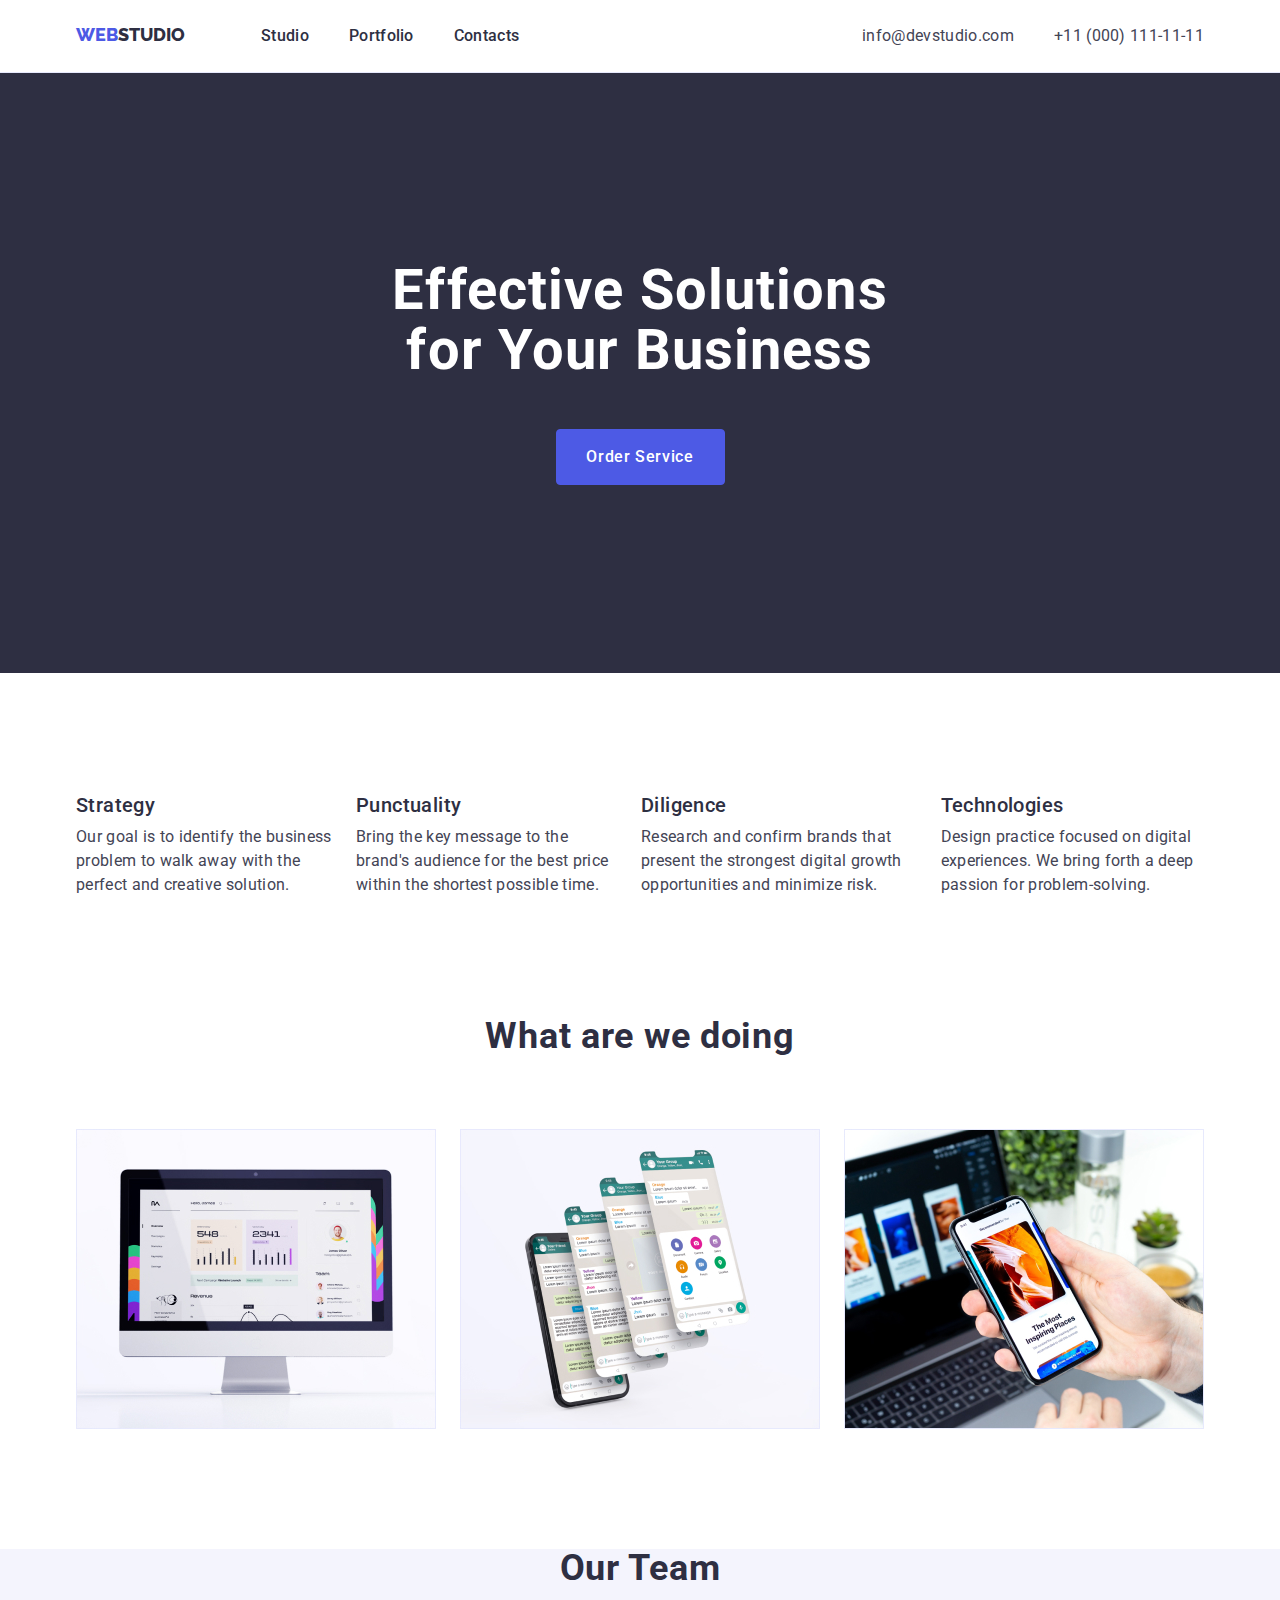
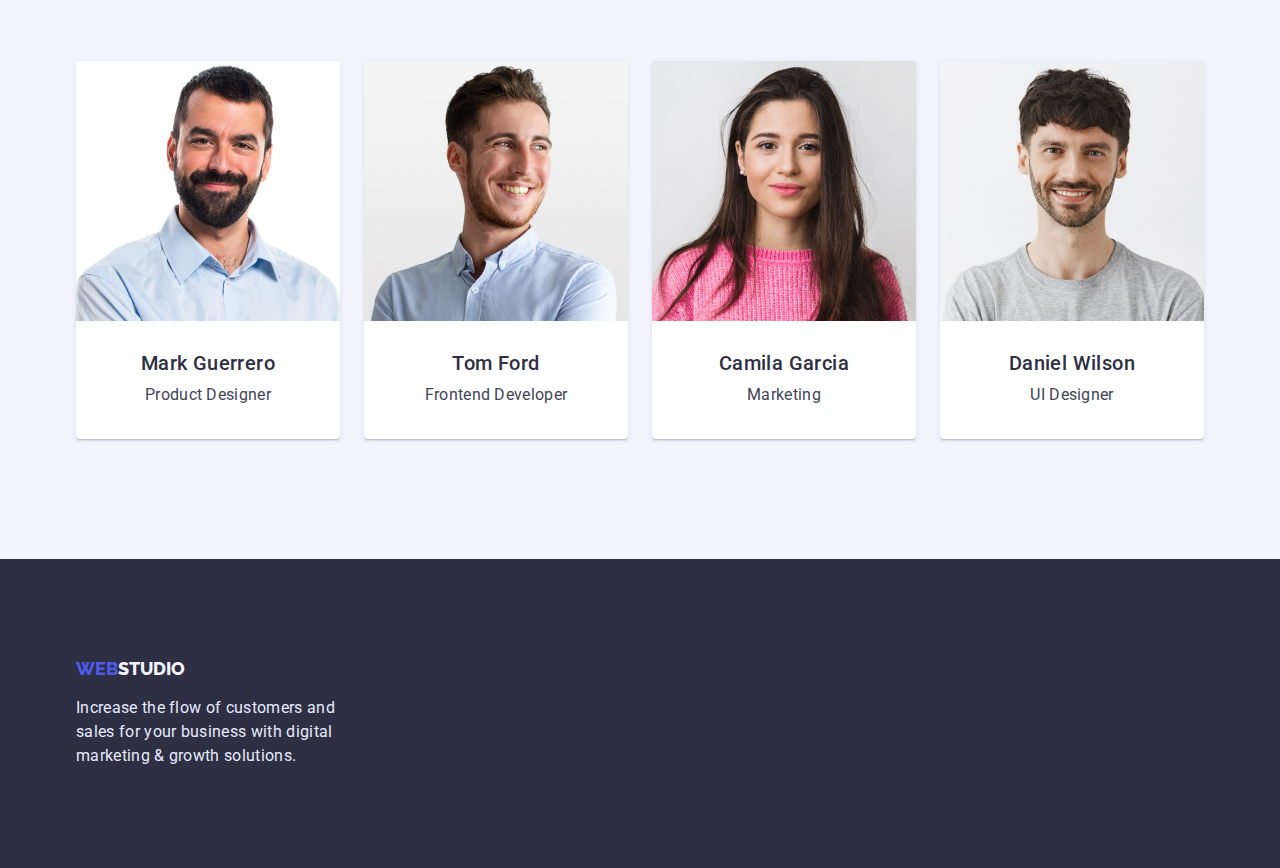
<file: index.html>
<!DOCTYPE html>
<html lang="en">
  <head>
    <meta charset="UTF-8" />
    <meta http-equiv="X-UA-Compatible" content="IE=edge" />
    <meta name="viewport" content="width=device-width, initial-scale=1.0" />
    <link rel="preconnect" href="https://fonts.googleapis.com" />
    <link rel="preconnect" href="https://fonts.gstatic.com" crossorigin />
    <link
      href="https://fonts.googleapis.com/css2?family=Raleway:wght@800&family=Roboto:wght@400;500;700&display=swap"
      rel="stylesheet"
    />
    <link
      rel="stylesheet"
      href="https://cdnjs.cloudflare.com/ajax/libs/modern-normalize/1.1.0/modern-normalize.min.css"
    />
    <link rel="stylesheet" href="./css/style.css" />
    <title>Homework 01</title>
  </head>
  <body>
    <header class="top-line">
      <div class="container container-header">
        <nav>
          <div class="nav-container">
            <a href="./index.html" class="top-logo"
              ><span class="blue-logo">WEB</span>STUDIO</a
            >
            <ul class="list nav-list">
              <li class="nav-link">
                <a href="./index.html" class="link list-link">Studio</a>
              </li>
              <li class="nav-link">
                <a href="./portfolio.html" class="link list-link">Portfolio</a>
              </li>
              <li class="nav-link">
                <a href="#" class="link list-link">Contacts</a>
              </li>
            </ul>
          </div>
        </nav>
        <address>
          <ul class="list contacts-list">
            <li class="comtacts-link">
              <a href="mailto:info@devstudio.com" class="contacts"
                >info@devstudio.com</a
              >
            </li>
            <li class="comtacts-link">
              <a href="tel:+110001111111" class="contacts"
                >+11 (000) 111-11-11</a
              >
            </li>
          </ul>
        </address>
      </div>
    </header>
    <main>
      <section class="preview">
        <div class="container">
          <h1 class="preview-header">Effective Solutions for Your Business</h1>
          <button type="button" class="peview-button">Order Service</button>
        </div>
      </section>

      <section class="advantages">
        <div class="container">
          <!-- header "Our advantages" must be hidden-->
          <h2 class="visually-hidden">Our advantages</h2>
          <ul class="list advantages-flex-container">
            <li class="advantages-list">
              <h3 class="advantages-header">Strategy</h3>
              <p class="advantages-text">
                Our goal is to identify the business problem to walk away with
                the perfect and creative solution.
              </p>
            </li>
            <li class="advantages-list">
              <h3 class="advantages-header">Punctuality</h3>
              <p class="advantages-text">
                Bring the key message to the brand's audience for the best price
                within the shortest possible time.
              </p>
            </li>
            <li class="advantages-list">
              <h3 class="advantages-header">Diligence</h3>
              <p class="advantages-text">
                Research and confirm brands that present the strongest digital
                growth opportunities and minimize risk.
              </p>
            </li>
            <li class="advantages-list">
              <h3 class="advantages-header">Technologies</h3>
              <p class="advantages-text">
                Design practice focused on digital experiences. We bring forth a
                deep passion for problem-solving.
              </p>
            </li>
          </ul>
        </div>
      </section>
      <section class="works">
        <div class="container works-container">
          <h2 class="works-header">What are we doing</h2>
          <ul class="list works-flex-container">
            <li class="list-works">
              <img
                src="./images/img1.jpg"
                alt="computer"
                width="360"
                height="300"
              />
            </li>
            <li class="list-works">
              <img
                src="./images/img2.jpg"
                alt="mobile app"
                width="360"
                height="300px"
              />
            </li>
            <li class="list-works">
              <img
                src="./images/img3.jpg"
                alt="mobile and notebook"
                width="360"
                height="300"
              />
            </li>
          </ul>
        </div>
      </section>
      <section class="team">
        <div class="container">
          <h2 class="team-header">Our Team</h2>
          <ul class="list team-flex-container">
            <li class="team-card">
              <img
                src="./images/mark.jpg"
                alt="foto mark guerrero"
                width="264"
                height="260px"
              />
              <div class="card-text">
                <h3 class="team-name">Mark Guerrero</h3>
                <p class="specialization">Product Designer</p>
              </div>
            </li>
            <li class="team-card">
              <img
                src="./images/tom.jpg"
                alt="foto tom ford"
                width="264"
                height="260px"
              />
              <div class="card-text">
                <h3 class="team-name">Tom Ford</h3>
                <p class="specialization">Frontend Developer</p>
              </div>
            </li>
            <li class="team-card">
              <img
                src="./images/camila.jpg"
                alt="foto camila garcia"
                width="264"
                height="260px"
              />
              <div class="card-text">
                <h3 class="team-name">Camila Garcia</h3>
                <p class="specialization">Marketing</p>
              </div>
            </li>
            <li class="team-card">
              <img
                src="./images/daniel.jpg"
                alt="foto daniel wilson"
                width="264"
                height="260px"
              />
              <div class="card-text">
                <h3 class="team-name">Daniel Wilson</h3>
                <p class="specialization">UI Designer</p>
              </div>
            </li>
          </ul>
        </div>
      </section>
    </main>

    <footer class="bottom-line">
      <div class="container">
        <a href="./index.html" class="bottom-line-logo"
          ><span class="blue-logo">WEB</span>STUDIO</a
        >
        <p class="bottom-line-text">
          Increase the flow of customers and sales for your business with
          digital marketing & growth solutions.
        </p>
      </div>
    </footer>
  </body>
</html>
</file>
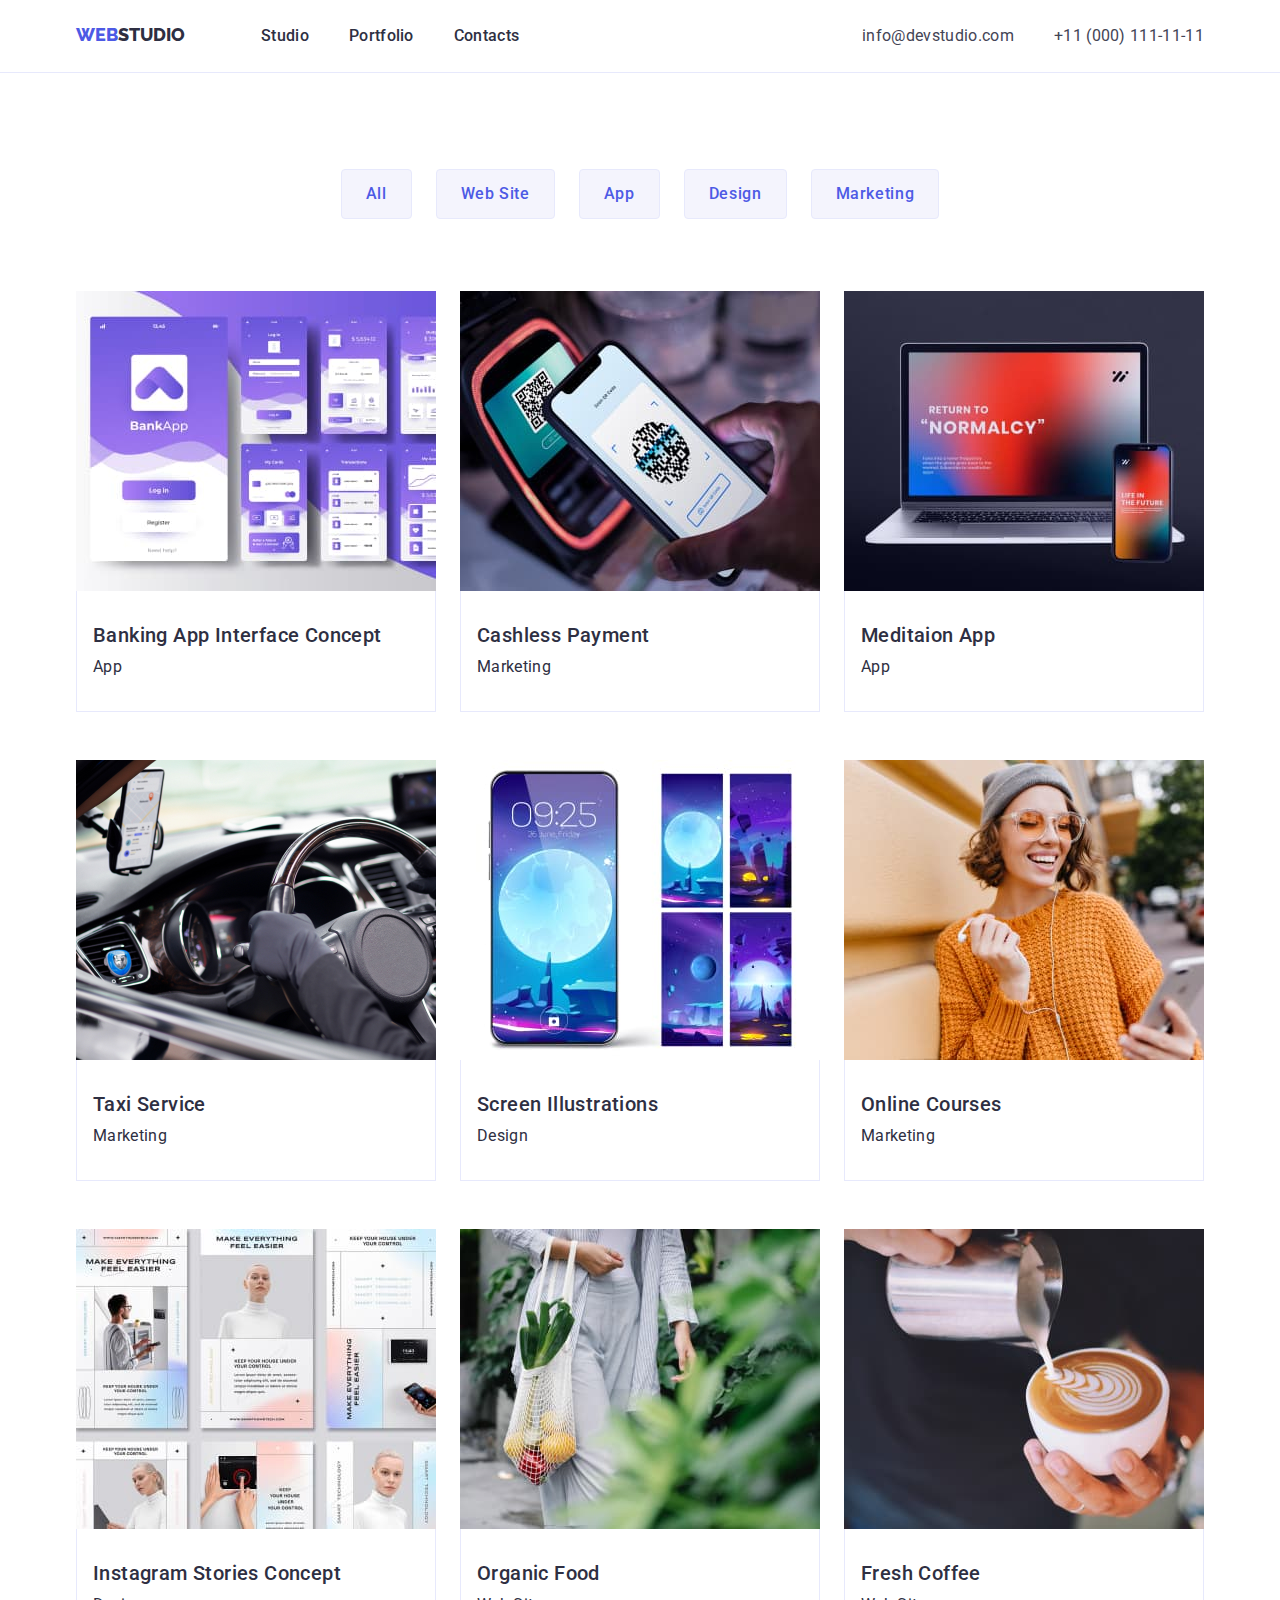
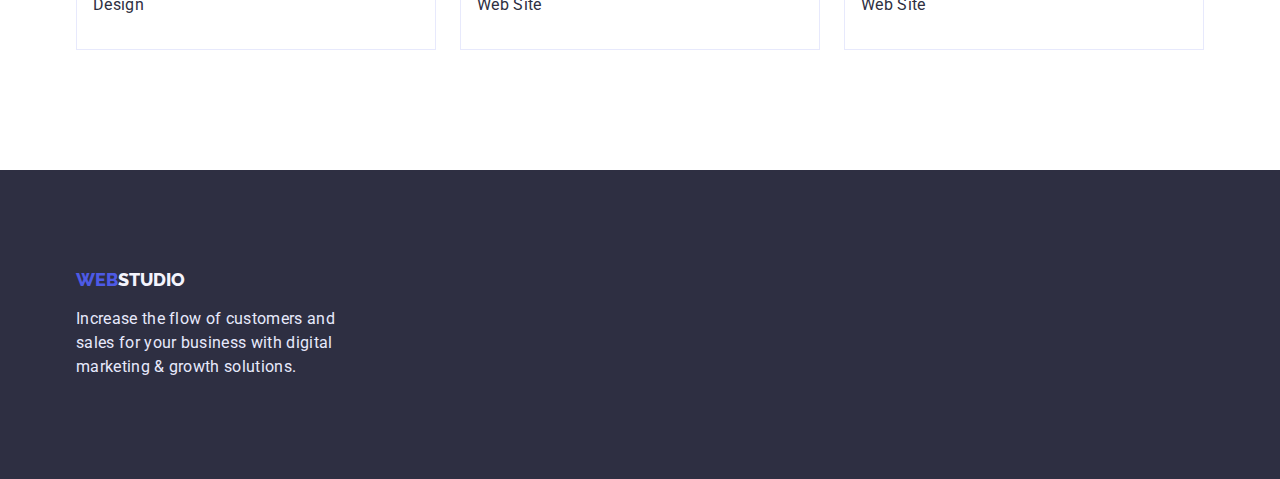
<file: portfolio.html>
<!DOCTYPE html>
<html lang="en">
  <head>
    <meta charset="UTF-8" />
    <meta http-equiv="X-UA-Compatible" content="IE=edge" />
    <meta name="viewport" content="width=device-width, initial-scale=1.0" />
    <link rel="preconnect" href="https://fonts.googleapis.com" />
    <link rel="preconnect" href="https://fonts.gstatic.com" crossorigin />
    <link
      href="https://fonts.googleapis.com/css2?family=Raleway:wght@800&family=Roboto:wght@400;500;700&display=swap"
      rel="stylesheet"
    />
    <link
      rel="stylesheet"
      href="https://cdnjs.cloudflare.com/ajax/libs/modern-normalize/1.1.0/modern-normalize.min.css"
    />
    <link rel="stylesheet" href="./css/style.css" />
    <title>Portfolio</title>
  </head>
  <body>
    <header class="top-line">
      <div class="container container-header">
        <nav>
          <div class="nav-container">
            <a href="./index.html" class="top-logo"
              ><span class="blue-logo">WEB</span>STUDIO</a
            >
            <ul class="list nav-list">
              <li class="nav-link">
                <a href="./index.html" class="link list-link">Studio</a>
              </li>
              <li class="nav-link">
                <a href="./portfolio.html" class="link list-link">Portfolio</a>
              </li>
              <li class="nav-link">
                <a href="#" class="link list-link">Contacts</a>
              </li>
            </ul>
          </div>
        </nav>
        <address>
          <ul class="list contacts-list">
            <li class="comtacts-link">
              <a href="mailto:info@devstudio.com" class="contacts"
                >info@devstudio.com</a
              >
            </li>
            <li class="comtacts-link">
              <a href="tel:+110001111111" class="contacts"
                >+11 (000) 111-11-11</a
              >
            </li>
          </ul>
        </address>
      </div>
    </header>
    <main>
      <section class="work-examples">
        <div class="container">
          <h1 class="visually-hidden">List of works</h1>
          <!-- header "List of works" must be hidden-->
          <ul class="filter-list list">
            <li class="list-button">
              <button type="button" class="filter-button">All</button>
            </li>
            <li class="list-button">
              <button type="button" class="filter-button">Web Site</button>
            </li>
            <li class="list-button">
              <button type="button" class="filter-button">App</button>
            </li>
            <li class="list-button">
              <button type="button" class="filter-button">Design</button>
            </li>
            <li class="list-button">
              <button type="button" class="filter-button">Marketing</button>
            </li>
          </ul>
          <ul class="examples-list list">
            <li class="examples-card">
              <a href="#" class="examples-link">
                <img
                  src="./images/portfolio/bankingapp.jpg"
                  alt="foto banking app interface"
                  width="360"
                  height="300"
                />
                <div class="examples-card-text">
                  <h2 class="examples-header">Banking App Interface Concept</h2>
                  <p class="examples-text">App</p>
                </div>
              </a>
            </li>
            <li class="examples-card">
              <a href="#" class="examples-link">
                <img
                  src="./images/portfolio/cashless.jpg"
                  alt="phone in cashless"
                  width="360"
                  height="300"
                />
                <div class="examples-card-text">
                  <h2 class="examples-header">Cashless Payment</h2>
                  <p class="examples-text">Marketing</p>
                </div>
              </a>
            </li>
            <li class="examples-card">
              <a href="#" class="examples-link">
                <img
                  src="./images/portfolio/maditaionapp.jpg"
                  alt="phone and nootebook"
                  width="360"
                  height="300"
                />
                <div class="examples-card-text">
                  <h2 class="examples-header">Meditaion App</h2>
                  <p class="examples-text">App</p>
                </div>
              </a>
            </li>
            <li class="examples-card">
              <a href="#" class="examples-link">
                <img
                  src="./images/portfolio/taxiservice.jpg"
                  alt="phone in car"
                  width="360"
                  height="300"
                />
                <div class="examples-card-text">
                  <h2 class="examples-header">Taxi Service</h2>
                  <p class="examples-text">Marketing</p>
                </div>
              </a>
            </li>
            <li class="examples-card">
              <a href="#" class="examples-link">
                <img
                  src="./images/portfolio/screenillustration.jpg"
                  alt="phone illustrations"
                  width="360"
                  height="300"
                />
                <div class="examples-card-text">
                  <h2 class="examples-header">Screen Illustrations</h2>
                  <p class="examples-text">Design</p>
                </div>
              </a>
            </li>
            <li class="examples-card">
              <a href="#" class="examples-link">
                <img
                  src="./images/portfolio/onlinecourses.jpg"
                  alt="girl with phone"
                  width="360"
                  height="300"
                />
                <div class="examples-card-text">
                  <h2 class="examples-header">Online Courses</h2>
                  <p class="examples-text">Marketing</p>
                </div>
              </a>
            </li>
            <li class="examples-card">
              <a href="#" class="examples-link">
                <img
                  src="./images/portfolio/instagramstories.jpg"
                  alt="six instagram pages"
                  width="360"
                  height="300"
                />
                <div class="examples-card-text">
                  <h2 class="examples-header">Instagram Stories Concept</h2>
                  <p class="examples-text">Design</p>
                </div>
              </a>
            </li>

            <li class="examples-card">
              <a href="#" class="examples-link">
                <img
                  src="./images/portfolio/organicfood.jpg"
                  alt="pipple and organic food"
                  width="360"
                  height="300"
                />
                <div class="examples-card-text">
                  <h2 class="examples-header">Organic Food</h2>
                  <p class="examples-text">Web Site</p>
                </div>
              </a>
            </li>
            <li class="examples-card">
              <a href="#" class="examples-link">
                <img
                  src="./images/portfolio/freshcoffe.jpg"
                  alt="capuchino"
                  width="360"
                  height="300"
                />
                <div class="examples-card-text">
                  <h2 class="examples-header">Fresh Coffee</h2>
                  <p class="examples-text">Web Site</p>
                </div>
              </a>
            </li>
          </ul>
        </div>
      </section>
    </main>
    <footer class="bottom-line">
      <div class="container bottom-line-container">
        <a href="./index.html" class="bottom-line-logo"
          ><span class="blue-logo">WEB</span>STUDIO</a
        >
        <p class="bottom-line-text">
          Increase the flow of customers and sales for your business with
          digital marketing & growth solutions.
        </p>
      </div>
    </footer>
  </body>
</html>
</file>
<file: css/style.css>
:root {
  --first-logo-color: #4d5ae5;
  --second-footer-text-color: #f4f4fd;
  --primery-background-color: #ffffff;
  --primery-text-color: #2e2f42;
  --text-color: #434455;
  --footer-text-color: #e7e9fc;
  --hover-text-color: #404bbf;
  --primery-button-text-color: #ffffff;
  --primery-button-background-color: #4d5ae5;
  --hover-button-background-color: #404bbf;
  --team-background-color: #f4f4fd;
  --team-card-background-color: #ffffff;
  --footer-color: #2e2f42;
}
body {
  color: var(--text-color);
  background-color: var(--primery-background-color);
  font-family: "Roboto", sans-serif;
  font-size: 16px;
}

p,
ul,
li,
h1,
h2,
h3,
h4,
h5,
button {
  margin: 0;
  padding: 0;
}
img {
  display: block;
  max-width: 100%;
  height: auto;
}

/* index.html */
.list {
  list-style: none;
}

.visually-hidden {
  position: absolute;
  white-space: nowrap;
  width: 1px;
  height: 1px;
  overflow: hidden;
  border: 0;
  padding: 0;
  clip: rect(0 0 0 0);
  clip-path: inset(50%);
  margin: -1px;
}
.container {
  width: 1158px;
  /* border: 1px solid tomato; */
  padding: 0 15px;
  margin-right: auto;
  margin-left: auto;
}
/*header*/
.container-header {
  display: flex;
  justify-content: space-between;
  align-items: baseline;
}
.nav-container {
  display: flex;
  align-items: baseline;
}
.top-line {
  border-bottom: 1px solid #e7e9fc;
}
.top-logo {
  color: var(--primery-text-color);
  text-decoration: none;
  font-family: "Raleway", sans-serif;
  font-style: normal;
  font-weight: 800;
  font-size: 18px;
  line-height: 1.33;
  margin-right: 76px;
}
.blue-logo {
  color: var(--first-logo-color);
  font-family: "Raleway", sans-serif;
  font-style: normal;
  font-weight: 800;
  font-size: 18px;
  line-height: 1.33;
}
.nav-list {
  display: flex;
  padding-left: 0;
}
.list-link {
  display: block;
  padding-top: 24px;
  padding-bottom: 24px;
  color: var(--primery-text-color);
  font-weight: 500;
  font-size: 16px;
  line-height: 1.5;
  letter-spacing: 0.02em;
}
.nav-link + .nav-link {
  margin-left: 40px;
}
.link {
  text-decoration: none;
}

.list-link:hover,
.list-link:focus {
  color: var(--hover-text-color);
}
.contacts-list {
  display: flex;
}
.contacts {
  display: block;
  color: var(--text-color);
  font-size: 16px;
  line-height: 1.5;
  letter-spacing: 0.02em;
  text-decoration: none;
  font-style: normal;
  padding: 24px 0;
  letter-spacing: 0.02em;
}
.comtacts-link + .comtacts-link {
  margin-left: 40px;
}

.contacts:hover,
.contacts:focus {
  color: var(--hover-text-color);
}
/* preview */
.preview {
  background-color: #2e2f42;
  text-align: center;
  padding: 188px 0;
}
.preview-header {
  color: var(--primery-background-color);
  font-weight: 700;
  font-size: 56px;
  line-height: 1.071;
  margin-bottom: 48px;
  letter-spacing: 0.02em;

  max-width: 498px;

  margin-left: auto;
  margin-right: auto;
}
.peview-button {
  color: var(--primery-button-text-color);
  background-color: var(--primery-button-background-color);
  font-family: "Roboto", sans-serif;
  font-style: normal;
  font-weight: 500;
  font-size: 16px;
  line-height: 1.5;
  letter-spacing: 0.04em;
  width: 169px;
  height: 56px;
  border-radius: 4px;
  border: 1px solid var(--primery-button-background-color);
}
.peview-button:hover,
.peview-button:focus {
  color: var(--primery-button-text-color);
  background-color: var(--hover-button-background-color);
  cursor: pointer;
}
/* advantages */
.advantages {
  padding: 120px 0;
}
.advantages-flex-container {
  display: flex;
  justify-content: space-between;
  width: 1128px;
}

.advantages-header {
  color: var(--primery-text-color);
  font-weight: 500;
  font-size: 20px;
  line-height: 1.2;
  margin-bottom: 8px;
  letter-spacing: 0.02em;
}
.advantages-text {
  font-size: 16px;
  line-height: 1.5;
  letter-spacing: 0.02em;
  color: var(--text-color);
}
.advantages-list {
  flex-basis: calc(100% / (4-24px));
}
.advantages-list + .advantages-list {
  margin-left: 24px;
}

/* works */
.works {
  padding-bottom: 120px;
}

.works-flex-container {
  display: flex;
}
.works-header {
  color: var(--primery-text-color);
  font-weight: 700;
  font-size: 36px;
  line-height: 1.11;
  margin-bottom: 72px;
  text-align: center;
  letter-spacing: 0.02em;
}
.list-works + .list-works {
  margin-left: 24px;
}
/* Team */
.team-flex-container {
  display: flex;
}

.team {
  background-color: var(--team-background-color);
  padding-bottom: 120px;
}
.team-card {
  background-color: var(--team-card-background-color);
  text-align: center;
  box-shadow: 0px 1px 6px rgba(46, 47, 66, 0.08),
    0px 1px 1px rgba(46, 47, 66, 0.16), 0px 2px 1px rgba(46, 47, 66, 0.08);
  border-radius: 0px 0px 4px 4px;
}
.team-header {
  color: var(--primery-text-color);
  font-weight: 700;
  font-size: 36px;
  line-height: 1.11;
  letter-spacing: 0.02em;
  margin-bottom: 72px;

  text-align: center;
}

.team-card + .team-card {
  margin-left: 24px;
}
.card-text {
  padding: 32px 16px;
}

.team-name {
  color: var(--primery-text-color);
  font-weight: 500;
  font-size: 20px;
  line-height: 1.09;
  margin-bottom: 8px;
  letter-spacing: 0.02em;
}
.specialization {
  font-weight: 400;
  font-size: 16px;
  line-height: 1.5;

  text-align: center;
  letter-spacing: 0.02em;

  color: var(--text-color);
}

.team-specialization {
  color: var(--text-color);
}
/* footer */
.bottom-line {
  background-color: var(--footer-color);
  padding: 100px 0;
}

.bottom-line-logo {
  display: inline-block;

  color: var(--second-footer-text-color);
  text-decoration: none;
  font-family: "Raleway", sans-serif;
  font-style: normal;
  font-weight: 800;
  font-size: 18px;
  line-height: 1.16;
  margin-bottom: 16px;
}

.blue-logo {
  color: var(--first-logo-color);
  text-decoration: none;
  font-family: "Raleway", sans-serif;
  font-style: normal;
  font-weight: 800;
  font-size: 18px;
  line-height: 1.16;
}
.bottom-line-text {
  color: var(--footer-text-color);
  font-size: 16px;
  line-height: 1.5;
  letter-spacing: 0.02em;
  width: 264px;
}
/* portfolio */
.work-examples {
  padding-top: 96px;
  padding-bottom: 120px;
}
.filter-button {
  color: var(--first-logo-color);
  background-color: var(--second-footer-text-color);
  font-family: "Roboto", sans-serif;
  font-style: normal;
  font-weight: 500;
  font-size: 16px;
  line-height: 1.5;

  letter-spacing: 0.04em;
  border: 1px solid #e7e9fc;
  border-radius: 4px;
  padding: 12px 24px;
}
.list-button + .list-button {
  margin-left: 24px;
}
.filter-button:hover,
.filter-button:focus {
  color: var(--primery-button-text-color);
  background-color: var(--hover-button-background-color);
  cursor: pointer;
  border-color: transparent;
}
.examples-link {
  text-decoration: none;
}
.examples-header {
  color: var(--primery-text-color);
  font-weight: 500;
  font-size: 20px;
  line-height: 1.2;
  letter-spacing: 0.02em;
  margin-bottom: 8px;
}

.examples-text {
  color: var(--primery-text-color);
  font-size: 16px;
  line-height: 1.5;
  letter-spacing: 0.02em;
}
.filter-list {
  display: flex;
  justify-content: center;
  margin-bottom: 72px;
}
.examples-list {
  display: flex;
  flex-wrap: wrap;
  gap: 48px 24px;
}
.examples-card {
  margin: 0;
  padding: 0;

  max-width: 360px;
}
.examples-card-text {
  padding: 32px 16px 32px 16px;
  border-right: 1px solid #e7e9fc;
  border-left: 1px solid #e7e9fc;
  border-bottom: 1px solid #e7e9fc;
}
</file>
